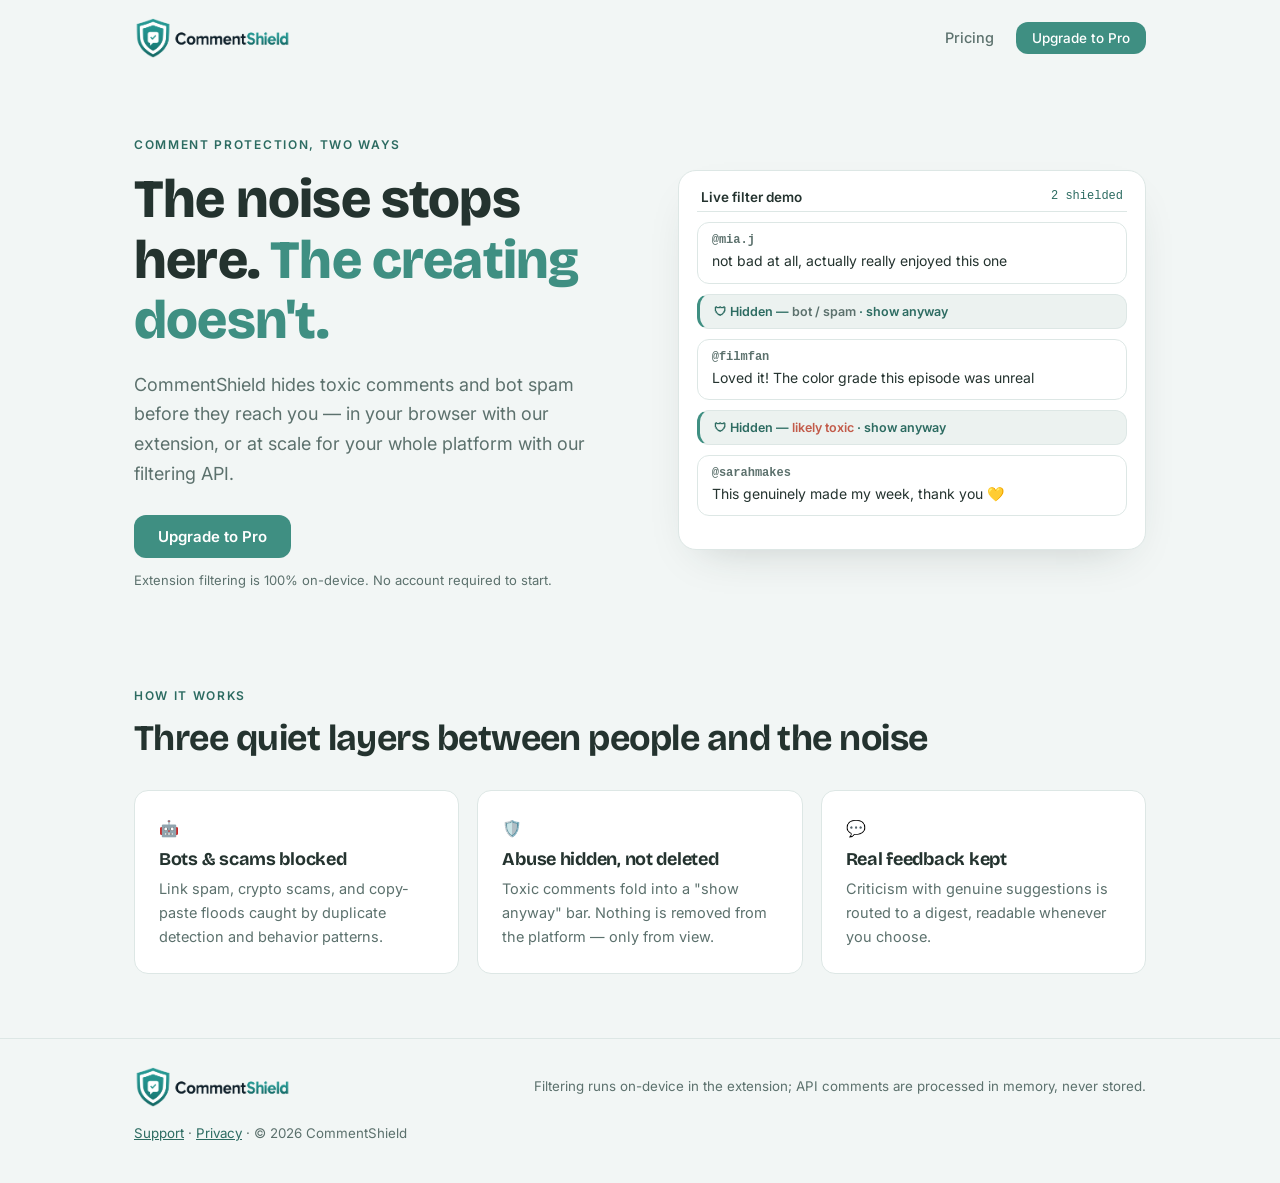
<file: index.html>
<!DOCTYPE html>
<html lang="en">
<head>
<meta charset="utf-8" />
<meta name="viewport" content="width=device-width, initial-scale=1" />
<title>CommentShield — Comment protection for creators &amp; platforms</title>
<meta name="description" content="Hide toxic comments and bot spam on-device, or filter at scale with the CommentShield API." />
<link rel="preconnect" href="https://fonts.googleapis.com" />
<link rel="preconnect" href="https://fonts.gstatic.com" crossorigin />
<link href="https://fonts.googleapis.com/css2?family=Bricolage+Grotesque:opsz,wght@12..96,400;12..96,600;12..96,800&family=Inter:wght@400;500;600&display=swap" rel="stylesheet" />
<link rel="icon" type="image/png" href="favicon.png" />
<script async src="https://js.stripe.com/v3/buy-button.js"></script>
<link rel="stylesheet" href="style.css" />
</head>
<body>

<nav>
  <div class="wrap">
    <a class="logo" onclick="go('home')"><img src="commentshield-logo.png" alt="CommentShield"></a>
    <div class="links" id="navLinks"></div>
  </div>
</nav>

<!-- ==================== MARKETING ==================== -->
<div class="view active" id="view-home">
  <header class="hero">
    <div class="wrap">
      <div>
        <span class="eyebrow">Comment protection, two ways</span>
        <h1>The noise stops here. <em>The creating doesn't.</em></h1>
        <p class="lede">CommentShield hides toxic comments and bot spam before they reach
        you — in your browser with our extension, or at scale for your whole platform
        with our filtering API.</p>
        <div class="ctas">
          <a class="btn" onclick="go('pricing')">Upgrade to Pro</a>
        </div>
        <p class="sub">Extension filtering is 100% on-device. No account required to start.</p>
      </div>
      <div class="feed">
        <div class="feed-head">
          <span class="t">Live filter demo</span>
          <span class="count"><span id="shieldCount">0</span> shielded</span>
        </div>
        <div id="feedBody" style="display:flex;flex-direction:column;gap:10px;"></div>
      </div>
    </div>
  </header>

  <section>
    <div class="wrap">
      <span class="eyebrow">How it works</span>
      <h2 class="sec">Three quiet layers between people and the noise</h2>
      <div class="cols3">
        <div class="tile"><div>&#129302;</div><h3>Bots &amp; scams blocked</h3>
          <p>Link spam, crypto scams, and copy-paste floods caught by duplicate detection and behavior patterns.</p></div>
        <div class="tile"><div>&#128737;&#65039;</div><h3>Abuse hidden, not deleted</h3>
          <p>Toxic comments fold into a "show anyway" bar. Nothing is removed from the platform — only from view.</p></div>
        <div class="tile"><div>&#128172;</div><h3>Real feedback kept</h3>
          <p>Criticism with genuine suggestions is routed to a digest, readable whenever you choose.</p></div>
      </div>
    </div>
  </section>
</div>

<!-- ==================== PRICING ==================== -->
<div class="view" id="view-pricing">
  <section>
    <div class="wrap">
      <span class="eyebrow">Pricing</span>
      <h2 class="sec">Protection is free. Scale is Studio.</h2>
      <div class="plans">
        <div class="plan hot">
          <h3>Pro</h3><div class="amt">$10<small>/mo</small></div><div class="for">For working creators</div>
          <ul><li>Everything in Free</li>
            <li><strong>Facebook &amp; LinkedIn filtering</strong></li>
            <li>Filter strength control</li><li>Feedback digest</li>
            <li>Reply Studio — drafts in your voice</li><li>Web dashboard</li></ul>
          <!-- Filled by initCheckout(): the Stripe Buy Button when the visitor
               arrived from the extension's upgrade button, otherwise this hint. -->
          <div class="buy" id="proBuy">
            <p class="buy-hint">To subscribe, click <strong>Upgrade to Pro</strong> in the CommentShield
            toolbar popup. That links checkout to your browser, so Pro unlocks on its own once you pay.</p>
          </div>
        </div>
        <div class="plan">
          <h3>Studio</h3><div class="amt">$20<small>/mo</small></div><div class="for">For teams, apps &amp; platforms</div>
          <ul><li>Everything in Pro</li><li>Hosted filtering API — 100k comments/mo</li>
            <li>API keys &amp; usage dashboard</li><li>Multiple channels &amp; seats</li><li>Priority support</li></ul>
          <div class="buy" id="studioBuy">
            <p class="buy-hint">To subscribe, click the upgrade button in the CommentShield toolbar
            popup. That links checkout to your browser, so Studio unlocks on its own once you pay.</p>
          </div>
        </div>
      </div>
      <p class="note">Prices shown are launch placeholders — validate against comparable tools before going live.</p>
    </div>
  </section>
</div>

<!-- ==================== API DOCS-LITE ==================== -->
<div class="view" id="view-api">
  <section>
    <div class="wrap">
      <span class="eyebrow">API</span>
      <h2 class="sec">Classify comments with one endpoint</h2>
      <div class="panel"><h3>POST /v1/classify</h3>
        <p>Send up to 100 comments per request.
        Each returns a verdict (<code>pass</code>, <code>quarantine</code>, <code>hide</code>,
        <code>block</code>), a toxicity score, a bot score, and human-readable reasons.
        Batch duplicate detection runs across each request.</p>
        <div class="code">POST https://api.commentshield.app/v1/classify
Authorization: Bearer cs_live_...

{ "comments": [
    { "id": "1", "author": "sarah_k", "text": "This made my week!" },
    { "id": "2", "author": "promo88231", "text": "DM me for crypto" } ],
  "sensitivity": "standard" }</div>
      </div>
      <div class="panel"><h3>Verdict guarantees</h3>
        <p>Deterministic heuristics answer in
        &lt;20ms; borderline cases can escalate to an LLM pass. Comments are processed in
        memory and never stored. Get a key on the Studio plan.</p>
      </div>
      <a class="btn" onclick="signupPlan('studio')">Get an API key</a>
    </div>
  </section>
</div>

<!-- ==================== SUPPORT ==================== -->
<div class="view" id="view-support">
  <header class="page-head">
    <div class="wrap narrow">
      <span class="eyebrow">Support</span>
      <h1>Get help with CommentShield</h1>
      <p class="lede">Answers to common questions below. If yours isn't here, reach out directly &mdash;
      a real person reads every message.</p>
    </div>
  </header>

  <section class="tight">
    <div class="wrap narrow">

      <div class="contact">
        <div>
          <h3>Still stuck?</h3>
          <p>Email us and we'll get back to you, usually within a couple of business days.</p>
        </div>
        <a class="btn" href="mailto:support@example.com">support@example.com</a>
      </div>

      <h2 class="sec sm">Frequently asked</h2>
      <div class="faq">
        <details open>
          <summary>How do I turn filtering on or off?</summary>
          <div class="a">Click the shield icon in your Chrome toolbar and use the <code>Enabled</code> toggle at the top of the popup. Changes apply immediately, on every supported site. You can also switch individual sites on or off under <code>Run on</code>.</div>
        </details>
        <details>
          <summary>What do "Relaxed," "Standard," and "Strict" mean?</summary>
          <div class="a"><strong>Relaxed</strong> hides only clear abuse and obvious spam. <strong>Standard</strong> is the default balance. <strong>Strict</strong> hides most negativity. Strength control is a Pro feature.</div>
        </details>
        <details>
          <summary>Is any of my data sent to a server?</summary>
          <div class="a">No comments, browsing activity, or page content. Filtering runs entirely in your browser. The only network request the extension makes is a Pro license check, which sends a random install ID (not tied to you) and gets back paid or unpaid. Checkout itself happens with Stripe on our website. See the <a href="#privacy">privacy policy</a> for full details.</div>
        </details>
        <details>
          <summary>How do I upgrade to Pro, or cancel?</summary>
          <div class="a">Open the popup and click <code>Upgrade to Pro</code>. It opens our pricing page linked to your browser; subscribe there through Stripe, and Pro unlocks in the extension on its own, usually within a minute or two. To cancel, use the link in your Stripe receipt email, or contact us and we'll help.</div>
        </details>
        <details>
          <summary>A genuine comment got hidden. What do I do?</summary>
          <div class="a">Click <code>Show anyway</code> on the collapsed comment to read it &mdash; nothing is deleted, only collapsed. If it happens often, try lowering the strength to Relaxed in the popup (Pro), or let us know what got flagged so we can improve detection.</div>
        </details>
        <details>
          <summary>Which sites does CommentShield work on?</summary>
          <div class="a">YouTube and X (Twitter) on every plan, including Free. Facebook and LinkedIn are included with Pro. Each site has its own on/off switch under <code>Run on</code> in the popup, and filtering runs on-device on all of them.</div>
        </details>
      </div>

    </div>
  </section>
</div>

<!-- ==================== PRIVACY POLICY ==================== -->
<div class="view" id="view-privacy">
  <header class="page-head">
    <div class="wrap narrow">
      <span class="eyebrow">Legal</span>
      <h1>Privacy Policy for CommentShield</h1>
    </div>
  </header>

  <div class="doc">
    <div class="wrap narrow">

      <p class="updated">Last updated: September 16, 2026</p>

      <p>CommentShield ("the extension," "we," "us") is a browser extension that hides toxic comments
      and bot spam on YouTube, X (Twitter), Facebook and LinkedIn. This policy explains what data the
      extension does and does not collect, and how it is used.</p>

      <h2>Summary</h2>
      <p>CommentShield does all comment filtering locally, on your own device. We do not operate a
      server that receives your browsing activity, your comments, or the content of any page you
      visit. We do not sell, rent, or share personal data with third parties for advertising
      purposes.</p>

      <h2>What data is stored, and where</h2>
      <p>The extension uses Chrome's local <code>storage</code> permission to save the following
      information <strong>only on your own device</strong>:</p>
      <ul>
        <li>Your preferences (on/off toggle, which sites to run on, filter sensitivity, quarantine
        display setting)</li>
        <li>Local usage counters (number of comments hidden, blocked, or quarantined), used only to
        show you your own stats in the popup</li>
        <li>Your subscription status (Free, Pro, or Studio), cached so the extension knows which features to
        unlock</li>
        <li>A random install ID, generated when the extension is installed. It is not derived from
        your name, email, account, or device, and is used only to match a Pro or Studio purchase to this copy
        of the extension (see below)</li>
      </ul>
      <p>None of this information leaves your device, is transmitted to us, or is accessible to any
      other website or extension &mdash; with one exception: the install ID, which is sent as
      described under "Payments and subscriptions" when you choose to upgrade or have upgraded.</p>

      <h2>What the extension can access, and why</h2>
      <ul>
        <li><strong>youtube.com</strong> &mdash; CommentShield's content script reads the comment threads
        under videos you visit, in your browser, in order to identify and hide toxic or spam
        comments. Available on all plans.</li>
        <li><strong>x.com and twitter.com</strong> &mdash; reads the replies and timeline posts on pages you
        visit, for the same purpose. Available on all plans.</li>
        <li><strong>facebook.com</strong> &mdash; reads the comments under posts you visit, for the same
        purpose. Used only on the Pro plan; on the Free plan the extension does not read or process
        anything on this site.</li>
        <li><strong>linkedin.com</strong> &mdash; reads the comments under posts you visit, for the same
        purpose. Used only on the Pro plan; on the Free plan the extension does not read or process
        anything on this site.</li>
      </ul>
      <p>Separately from the sites above, the extension contacts our license server only to ask
      whether this install has a paid plan, as described under "Payments and subscriptions."</p>
      <p>On every site above, the analysis happens locally in your browser. Comment text, page
      content, and the addresses of pages you visit are never sent off your device. The extension
      reads only the comment areas of these sites, and only while you are on them.</p>

      <h2>Payments and subscriptions (Pro and Studio plans)</h2>
      <p>If you choose to purchase the optional Pro or Studio plan, checkout is handled entirely by
      <a href="https://stripe.com" target="_blank" rel="noopener">Stripe</a> on our website. We never
      see or store your payment card details. Stripe collects the email address and payment details
      you provide at checkout under its own
      <a href="https://stripe.com/privacy" target="_blank" rel="noopener">privacy policy</a>.</p>
      <p>To unlock your plan automatically, the extension works with a small license server we operate:</p>
      <ul>
        <li>When you click the upgrade button, the extension opens our pricing page with its
        random install ID, which is passed to Stripe as a reference on your checkout.</li>
        <li>When the payment completes, Stripe notifies our license server, which records that install
        ID as paid, which plan (Pro or Studio) was purchased, and Stripe's subscription and customer identifiers so it can react to renewals
        and cancellations. It does not receive or store your card details.</li>
        <li>The extension periodically sends its install ID to the license server and receives back only
        a paid/unpaid answer and the plan name. No comments, browsing activity, or page content are ever included.</li>
      </ul>

      <h2>What we don't do</h2>
      <ul>
        <li>We don't collect or transmit your browsing history.</li>
        <li>We don't collect or transmit the comments or videos you view.</li>
        <li>We don't use analytics, tracking pixels, or advertising SDKs.</li>
        <li>We don't sell or share personal data with third parties.</li>
        <li>We don't require you to create an account to use the free version.</li>
      </ul>

      <h2>Children's privacy</h2>
      <p>CommentShield is not directed at children and does not knowingly collect personal
      information from children.</p>

      <h2>Changes to this policy</h2>
      <p>If this policy changes, the "last updated" date above will be revised, and material changes
      will be reflected in the extension's Chrome Web Store listing.</p>

      <h2>Contact</h2>
      <p>Questions about this policy can be sent to: <code>[your support email here]</code></p>

    </div>
  </div>
</div>

<!-- ==================== AUTH ==================== -->
<div class="view" id="view-signup">
  <div class="auth">
    <h2>Create your account</h2>
    <p class="hint">Dashboard, Reply Studio, and API keys live behind this door.</p>
    <div class="demo-note">Demo site: any email and password works. No data leaves this page.</div>
    <div class="field"><label>Email</label><input id="suEmail" type="email" placeholder="you@channel.com" /></div>
    <div class="field"><label>Password</label><input id="suPass" type="password" placeholder="••••••••" /></div>
    <button class="btn" onclick="doSignup()">Create account</button>
    <p class="swap">Already have one? <a onclick="go('login')" style="cursor:pointer;">Sign in</a></p>
  </div>
</div>

<div class="view" id="view-login">
  <div class="auth">
    <h2>Welcome back</h2>
    <p class="hint">Sign in to your CommentShield dashboard.</p>
    <div class="demo-note">Demo site: any email and password works.</div>
    <div class="field"><label>Email</label><input id="liEmail" type="email" placeholder="you@channel.com" /></div>
    <div class="field"><label>Password</label><input id="liPass" type="password" placeholder="••••••••" /></div>
    <button class="btn" onclick="doLogin()">Sign in</button>
    <p class="swap">New here? <a onclick="go('signup')" style="cursor:pointer;">Create an account</a></p>
  </div>
</div>

<!-- ==================== APP ==================== -->
<div class="view" id="view-app">
  <div class="app">
    <div class="side">
      <a data-tab="overview" class="on" onclick="tab('overview')">Overview</a>
      <a data-tab="digest" onclick="tab('digest')">Feedback digest</a>
      <a data-tab="voice" onclick="tab('voice')">Reply Studio</a>
      <a data-tab="keys" onclick="tab('keys')">API keys</a>
      <a data-tab="billing" onclick="tab('billing')">Billing</a>
    </div>
    <div class="main">

      <div class="apptab" id="tab-overview">
        <h2>Overview</h2>
        <p class="sub">Last 7 days across your connected channels.</p>
        <div class="stat-row">
          <div class="stat"><div class="n" id="stTotal">2,418</div><div class="l">comments processed</div></div>
          <div class="stat"><div class="n" id="stHide">183</div><div class="l">toxic hidden</div></div>
          <div class="stat"><div class="n" id="stBot">312</div><div class="l">bots &amp; spam blocked</div></div>
          <div class="stat"><div class="n" id="stQuar">47</div><div class="l">feedback quarantined</div></div>
        </div>
        <div class="panel">
          <h3>Comments shielded per day</h3>
          <div class="bars" id="bars"></div>
          <div style="height:24px"></div>
        </div>
      </div>

      <div class="apptab" id="tab-digest" style="display:none;">
        <h2>Feedback digest</h2>
        <p class="sub">Critical but constructive — read when you're ready. Nothing here was shown in your feed.</p>
        <div id="digestList"></div>
      </div>

      <div class="apptab" id="tab-voice" style="display:none;">
        <h2>Reply Studio</h2>
        <p class="sub">Teach CommentShield your voice. Drafts are always shown for approval — never auto-posted.</p>
        <div class="panel">
          <div class="field"><label>Creator name</label><input id="vName" placeholder="e.g. Maya from MayaMakes" /></div>
          <div class="field"><label>Sample replies (one per line, 5–15 real ones)</label>
            <textarea id="vSamples" rows="6" placeholder="Haha thank you!! that take took 14 tries &#128557;&#10;Great catch — fixing in the next one &#128588;"></textarea></div>
          <div class="field"><label>Tone notes</label>
            <input id="vTone" placeholder="Never promise dates. Keep it under 2 sentences." /></div>
          <button class="btn sm" onclick="toastMsg('Voice profile saved for this session')">Save voice profile</button>
        </div>
      </div>

      <div class="apptab" id="tab-keys" style="display:none;">
        <h2>API keys</h2>
        <p class="sub">Authenticate requests to <code>api.commentshield.app/v1/classify</code>. Studio plan.</p>
        <div class="panel">
          <h3>Live key <span class="pill" id="keyPill">Studio</span></h3>
          <div class="keybox">
            <code id="apiKey">cs_live_9f27c1e8d4b06a53</code>
            <button class="btn sm ghost" onclick="copyKey()">Copy</button>
            <button class="btn sm ghost" onclick="rotateKey()">Rotate</button>
          </div>
          <p style="font-size:13px;color:var(--muted);margin-top:12px;">Usage this month: <b>18,204 / 100,000</b> comments</p>
        </div>
      </div>

      <div class="apptab" id="tab-billing" style="display:none;">
        <h2>Billing</h2>
        <p class="sub">Manage your plan.</p>
        <div class="panel">
          <h3>Current plan: <span id="planName">Pro</span> <span class="pill">active</span></h3>
          <p style="font-size:14px;color:var(--muted);margin-bottom:14px;" id="planDesc">$10/month · renews on the 1st</p>
          <button class="btn sm" onclick="setPlan('studio')">Upgrade to Studio</button>
          <button class="btn sm ghost" onclick="setPlan('pro')">Switch to Pro</button>
        </div>
      </div>

    </div>
  </div>
</div>

<footer>
  <div class="wrap">
    <a class="logo" onclick="go('home')"><img src="commentshield-logo.png" alt="CommentShield"></a>
    <small>Filtering runs on-device in the extension; API comments are processed in memory, never stored.</small>
    <small><a href="#support">Support</a> &middot; <a href="#privacy">Privacy</a> &middot; &copy; 2026 CommentShield</small>
  </div>
</footer>

<div class="toast" id="toast"></div>

<script>
/* ---------------- state (in-memory demo; a real deployment wires this to a backend) ---------------- */
const state = { user: null, plan: "pro" };

/* ---------------- routing ---------------- */
const VIEWS = ["home", "pricing", "api", "support", "privacy", "signup", "login", "app"];
const TITLES = {
  home: "CommentShield \u2014 Comment protection for creators & platforms",
  pricing: "Pricing \u2014 CommentShield",
  api: "API \u2014 CommentShield",
  support: "Support \u2014 CommentShield",
  privacy: "Privacy Policy \u2014 CommentShield",
  signup: "Create your account \u2014 CommentShield",
  login: "Sign in \u2014 CommentShield",
  app: "Dashboard \u2014 CommentShield"
};
function currentView() {
  const v = (location.hash || "").replace(/^#\/?/, "");
  return VIEWS.includes(v) ? v : "home";
}
function render(v) {
  VIEWS.forEach((x) => document.getElementById("view-" + x).classList.toggle("active", x === v));
  document.title = TITLES[v] || TITLES.home;
  renderNav();
  window.scrollTo(0, 0);
}
function go(v) {
  if (!VIEWS.includes(v)) v = "home";
  if (currentView() !== v) location.hash = v;   /* fires hashchange -> render */
  render(v);                                    /* render() is idempotent */
}
window.addEventListener("hashchange", () => render(currentView()));
function renderNav() {
  const n = document.getElementById("navLinks");
  n.innerHTML = "";
  const mk = (label, fn, cls) => {
    const a = document.createElement("a");
    a.textContent = label; a.className = cls || "mkt"; a.onclick = fn;
    n.appendChild(a); return a;
  };
  mk("Pricing", () => go("pricing"));
  if (state.user) {
    mk("Dashboard", () => go("app"));
    const b = mk("Sign out", doLogout, "btn sm"); b.style.color = "#fff";
  } else {
    const b = mk("Upgrade to Pro", () => go("pricing"), "btn sm"); b.style.color = "#fff";
  }
}

/* ---------------- auth (demo) ---------------- */
let pendingPlan = null;
function signupPlan(p) { pendingPlan = p; go("signup"); }
function doSignup() {
  const email = document.getElementById("suEmail").value.trim();
  if (!email) return toastMsg("Enter an email to continue");
  state.user = { email };
  if (pendingPlan) state.plan = pendingPlan;
  syncPlan(); go("app"); toastMsg("Welcome to CommentShield");
}
function doLogin() {
  const email = document.getElementById("liEmail").value.trim();
  if (!email) return toastMsg("Enter an email to continue");
  state.user = { email };
  syncPlan(); go("app"); toastMsg("Signed in");
}
function doLogout() { state.user = null; go("home"); }

/* ---------------- app ---------------- */
function tab(t) {
  document.querySelectorAll(".apptab").forEach((el) => (el.style.display = "none"));
  document.getElementById("tab-" + t).style.display = "block";
  document.querySelectorAll(".side a").forEach((a) => a.classList.toggle("on", a.dataset.tab === t));
}
function setPlan(p) { state.plan = p; syncPlan(); toastMsg("Plan updated: " + p[0].toUpperCase() + p.slice(1)); }
function syncPlan() {
  const name = state.plan === "studio" ? "Studio" : "Pro";
  document.getElementById("planName").textContent = name;
  document.getElementById("planDesc").textContent =
    state.plan === "studio" ? "$20/month · includes 100k API comments" : "$10/month · renews on the 1st";
  document.getElementById("keyPill").textContent = name;
}
function copyKey() {
  navigator.clipboard.writeText(document.getElementById("apiKey").textContent);
  toastMsg("API key copied");
}
function rotateKey() {
  const hex = Array.from(crypto.getRandomValues(new Uint8Array(8)))
    .map((b) => b.toString(16).padStart(2, "0")).join("");
  document.getElementById("apiKey").textContent = "cs_live_" + hex;
  toastMsg("Key rotated — update your integrations");
}
function toastMsg(m) {
  const t = document.getElementById("toast");
  t.textContent = m; t.classList.add("show");
  clearTimeout(t._h); t._h = setTimeout(() => t.classList.remove("show"), 2200);
}

/* bars chart */
const week = [212, 388, 305, 451, 290, 366, 406];
const days = ["Mon","Tue","Wed","Thu","Fri","Sat","Sun"];
const bars = document.getElementById("bars");
const mx = Math.max(...week);
week.forEach((v, i) => {
  const b = document.createElement("div"); b.className = "bar";
  const fill = document.createElement("i"); fill.style.height = Math.round((v / mx) * 100) + "%";
  const d = document.createElement("span"); d.className = "d"; d.textContent = days[i];
  b.append(fill, d); bars.appendChild(b);
});

/* digest demo items */
const DIGEST = [
  ["@filmfan", "Loved the concept but the audio was low in the middle — maybe consider a limiter next time?"],
  ["@editcritic", "Pacing dragged around 6:00 imo. I think tighter cuts would help, the rest was great."],
  ["@longtimeviewer", "Personally wish the intros were shorter, but I get why you do them. Feedback meant kindly!"]
];
const dl = document.getElementById("digestList");
DIGEST.forEach(([who, txt]) => {
  const q = document.createElement("div"); q.className = "qitem";
  const w = document.createElement("div"); w.className = "who"; w.textContent = who;
  const t = document.createElement("div"); t.textContent = txt;
  const acts = document.createElement("div"); acts.className = "acts";
  ["Mark read", "Move to feed", "Dismiss"].forEach((l) => {
    const s = document.createElement("span"); s.textContent = l;
    s.onclick = () => { q.remove(); toastMsg(l === "Dismiss" ? "Dismissed" : "Done"); };
    acts.appendChild(s);
  });
  q.append(w, t, acts); dl.appendChild(q);
});

/* ---------------- mini filtering engine + hero feed ---------------- */
const TOXIC = { "kill yourself":1,"kys":1,"hate you":.8,"worthless":.8,"pathetic":.7,"disgusting":.7,
  "die":.7,"idiot":.6,"stupid":.55,"dumb":.5,"moron":.6,"loser":.6,"ugly":.6,"talentless":.7,"fraud":.6,
  "cringe":.45,"trash":.5,"garbage":.5,"awful":.45,"terrible":.4,"worst":.45,"sucks":.45,"hate":.5,
  "give up":.5,"nobody likes":.8,"no one cares":.7,"shut up":.6,"annoying":.45,"quit":.35,
  "just quit":.6,"should quit":.6 };
const SPAM = ["dm me","promo","giveaway","free followers","make money","investment","crypto","forex",
  "telegram","whatsapp","click the link","link in bio","sub4sub","follow for follow","cash app",
  "check out my","i made $"];
const CONSTR = ["but","however","maybe","suggest","could","i think","imo","feedback","improve",
  "next time","consider","personally","wish","audio","editing","pacing"];
function classify(text) {
  const norm = text.toLowerCase().replace(/(.)\1{2,}/g,"$1$1").replace(/\s+/g," ").trim();
  let bot = 0, tox = 0, severe = false;
  if (/https?:\/\/|www\.|bit\.ly/.test(text)) bot += .45;
  const spamHits = SPAM.filter(p => norm.includes(p)).length;
  if (spamHits) bot += Math.min(.7, .28 * spamHits);
  const negated = new Set(); let m; const NEG = /\b(not|no|never|isn't|don't|didn't)\s+(\w+)/g;
  while ((m = NEG.exec(norm)) !== null) negated.add(m[2]);
  for (const [p, w] of Object.entries(TOXIC)) {
    if (norm.includes(p)) { if (negated.has(p) && w < .6) continue; tox += w; if (w >= .8) severe = true; }
  }
  const markers = CONSTR.filter(c => norm.includes(c)).length;
  const constrShape = markers >= 2 && norm.split(" ").length >= 8 && !severe;
  if (constrShape && tox > 0) tox *= .5;
  if (/\b(you|your|ur|u)\b/.test(norm) && tox > 0 && !constrShape) tox *= 1.4;
  const letters = (text.match(/[a-zA-Z]/g) || []).length, caps = (text.match(/[A-Z]/g) || []).length;
  if (letters > 10 && caps / letters > .7) tox += .2;
  tox = Math.min(tox / 1.5, 1); bot = Math.min(bot, 1);
  let verdict = "pass";
  if (bot >= .6) verdict = "block";
  else if (tox >= .55) verdict = "hide";
  else if (constrShape && tox > 0) verdict = "quarantine";
  return { verdict, bot, tox };
}
const STREAM = [
  ["@sarahmakes","This genuinely made my week, thank you \u{1F49B}"],
  ["@anon49321","you're a talentless fraud just quit already"],
  ["@filmfan","Loved it! The color grade this episode was unreal"],
  ["@crypto_max_88","I made $4k this week!! DM me on telegram \u{1F680}"],
  ["@mia.j","not bad at all, actually really enjoyed this one"],
  ["@rageacct","WORST GARBAGE I HAVE EVER SEEN, DELETE YOUR CHANNEL"],
  ["@editfan","tutorial for that 4:12 transition please!!"],
  ["@promobot_x","Free followers \u2192 click the link in bio"],
  ["@quietfan","been here since 1k subs. proud of you"],
  ["@hater200","nobody likes you, give up"]
];
const feedBody = document.getElementById("feedBody"), countEl = document.getElementById("shieldCount");
let idx = 0, shieldedN = 0;
function pushComment() {
  const [who, txt] = STREAM[idx % STREAM.length]; idx++;
  const { verdict } = classify(txt);
  const el = document.createElement("div");
  if (verdict === "hide" || verdict === "block") {
    shieldedN++; countEl.textContent = shieldedN;
    el.className = "cmt shielded";
    el.innerHTML = verdict === "hide"
      ? '\u{1F6E1} Hidden \u2014 <span class="tag">likely toxic</span> &middot; show anyway'
      : '\u{1F6E1} Hidden \u2014 <span class="tag bot">bot / spam</span> &middot; show anyway';
  } else {
    el.className = "cmt";
    el.innerHTML = '<div class="who"></div><div class="txt"></div>';
    el.querySelector(".who").textContent = who;
    el.querySelector(".txt").textContent = txt;
  }
  feedBody.prepend(el);
  while (feedBody.children.length > 6) feedBody.lastElementChild.remove();
}
for (let i = 0; i < 5; i++) pushComment();
if (!matchMedia("(prefers-reduced-motion: reduce)").matches) setInterval(pushComment, 2200);

/* ---------------- Pro & Studio checkout (Stripe Buy Buttons) ----------------
   The extension opens this page as ?cs_install=<uuid>#pricing. That ID goes to
   Stripe as client-reference-id; the license server's webhook records it, and
   the extension unlocks the plan when the server reports it paid. Which plan
   was bought is read from Stripe's own product data, never from this page.
   Without an ID a payment couldn't be matched to anyone's browser, so the
   buttons are only shown when one is present. The publishable key is designed
   to be public. */
const CHECKOUT_BUTTONS = [
  { slot: "proBuy",    buyButtonId: "buy_btn_1UGQgnIUlC6g6KmvyguazjyX" },
  { slot: "studioBuy", buyButtonId: "buy_btn_1UGRQiIUlC6g6KmvnmzJUI9c" }
];
const STRIPE_PUBLISHABLE_KEY =
  "pk_live_51TwmdwIUlC6g6KmvwsFPBO3y9dOJhM4Obbdy5tyQD69RKOh6pcpaGNwPaoyLZpFEKZcBcsCc7tEyevi8BCbBDzpW00PZ5oDzBt";
const INSTALL_RE = /^[0-9a-f]{8}-[0-9a-f]{4}-[0-9a-f]{4}-[0-9a-f]{4}-[0-9a-f]{12}$/;

function initCheckout() {
  const params = new URLSearchParams(location.search);
  let id = (params.get("cs_install") || "").toLowerCase();

  if (params.has("cs_install")) {
    // Strip it from the address bar so it isn't copied into shared links.
    params.delete("cs_install");
    const qs = params.toString();
    history.replaceState(null, "", location.pathname + (qs ? "?" + qs : "") + location.hash);
  }

  try {
    if (INSTALL_RE.test(id)) sessionStorage.setItem("csInstall", id);
    else id = sessionStorage.getItem("csInstall") || "";
  } catch (e) { /* storage blocked: only this page view gets the button */ }

  if (!INSTALL_RE.test(id)) return; // leave the "use the toolbar popup" hints

  for (const { slot, buyButtonId } of CHECKOUT_BUTTONS) {
    const btn = document.createElement("stripe-buy-button");
    btn.setAttribute("buy-button-id", buyButtonId);
    btn.setAttribute("publishable-key", STRIPE_PUBLISHABLE_KEY);
    btn.setAttribute("client-reference-id", id);
    document.getElementById(slot).replaceChildren(btn);
  }

  if (!document.querySelector('script[src="https://js.stripe.com/v3/buy-button.js"]')) {
    const s = document.createElement("script");
    s.async = true;
    s.src = "https://js.stripe.com/v3/buy-button.js";
    document.head.appendChild(s);
  }
}
initCheckout();

render(currentView());
</script>
</body>
</html>
</file>
<file: style.css>
/* ============================================================
   CommentShield — site stylesheet
   Shared by index_6.html, support.html, and
   commentshield-privacy-policy.html
   ============================================================ */

/* ---------------- design tokens ---------------- */
:root {
  /* surfaces */
  --mist:#F2F6F5;
  --card:#FFF;
  --sea-tint:#E6EFED;
  --sea-pale:#ECF2F0;

  /* text */
  --ink:#24332F;
  --muted:#5C716D;

  /* brand */
  --sea:#3F8F82;
  --sea-deep:#2C6B61;
  --coral:#C25B4A;
  --line:#DDE7E5;

  /* dark band + code */
  --band-tile:#2E403B;
  --band-line:#3C4F4A;
  --band-text:#A9BCB8;
  --band-accent:#8FC4BB;
  --code-bg:#1D2B27;
  --code-ink:#CFE3DF;

  /* type */
  --display:"Bricolage Grotesque", Inter, system-ui, sans-serif;
  --body:Inter, system-ui, -apple-system, sans-serif;
  --mono:ui-monospace,"SF Mono",Menlo,monospace;

  /* shape */
  --r-sm:10px;
  --r:14px;
  --r-lg:18px;
  --shadow:0 18px 44px -24px rgba(36,51,47,.25);
}

/* ---------------- base ---------------- */
* { box-sizing:border-box; margin:0; }

body {
  font:16px/1.65 var(--body);
  color:var(--ink);
  background:var(--mist);
  -webkit-font-smoothing:antialiased;
}

h1, h2, h3 { font-family:var(--display); line-height:1.12; letter-spacing:-.015em; }
a { color:var(--sea-deep); }

:focus-visible { outline:2px solid var(--sea); outline-offset:2px; border-radius:4px; }

/* ---------------- layout ---------------- */
.wrap { max-width:1060px; margin:0 auto; padding:0 24px; }
.wrap.narrow { max-width:760px; }

section { padding:64px 0; }
section.tight { padding-top:8px; }

.view { display:none; }
.view.active { display:block; }

/* ---------------- buttons + bits ---------------- */
.btn {
  display:inline-block; padding:12px 24px; border-radius:12px; border:0;
  background:var(--sea); color:#fff; font:600 15px var(--body);
  text-decoration:none; cursor:pointer; transition:background .15s;
}
.btn:hover { background:var(--sea-deep); }
.btn.ghost { background:transparent; color:var(--sea-deep); border:1.5px solid var(--sea); }
.btn.ghost:hover { background:var(--sea-tint); }
.btn.sm { padding:8px 16px; font-size:13.5px; }

.eyebrow {
  font:600 12px/1 var(--body); letter-spacing:.14em;
  text-transform:uppercase; color:var(--sea-deep);
}

.pill {
  display:inline-block; font:600 11px var(--body); padding:3px 10px;
  border-radius:999px; background:var(--sea-tint); color:var(--sea-deep);
}

/* ---------------- nav ---------------- */
nav { padding:18px 0; }
nav .wrap { display:flex; align-items:center; justify-content:space-between; }

.logo {
  font:800 19px var(--display); text-decoration:none; color:var(--ink);
  cursor:pointer; display:inline-flex; align-items:center; gap:8px;
}
.logo img { height:40px; width:auto; display:block; }
.logo span { color:var(--sea); }

nav .links { display:flex; gap:22px; align-items:center; font-size:14.5px; }
nav .links a { text-decoration:none; color:var(--muted); font-weight:500; cursor:pointer; }
nav .links a:hover { color:var(--ink); }

/* ---------------- hero (home) ---------------- */
.hero { padding:54px 0 26px; }
.hero .wrap { display:grid; grid-template-columns:1.05fr 1fr; gap:52px; align-items:center; }
.hero h1 { font-size:clamp(36px,5vw,54px); font-weight:800; margin:14px 0 18px; }
.hero h1 em { font-style:normal; color:var(--sea); }
.hero p.lede { font-size:18px; color:var(--muted); max-width:46ch; margin-bottom:26px; }
.hero .ctas { display:flex; gap:14px; flex-wrap:wrap; }
.hero .sub { font-size:13px; color:var(--muted); margin-top:12px; }

/* ---------------- page head (interior pages) ---------------- */
.page-head { padding:44px 0 30px; }
.page-head h1 { font-size:clamp(30px,4.2vw,42px); font-weight:800; margin:12px 0 14px; }
.page-head .lede { font-size:17px; color:var(--muted); max-width:52ch; }

/* ---------------- live filter demo feed ---------------- */
.feed {
  background:var(--card); border:1px solid var(--line); border-radius:var(--r-lg);
  padding:18px; box-shadow:var(--shadow); min-height:380px;
  display:flex; flex-direction:column; gap:10px; overflow:hidden;
}
.feed-head { display:flex; justify-content:space-between; padding:0 4px 6px; border-bottom:1px solid var(--line); }
.feed-head .t { font:600 13.5px var(--body); }
.feed-head .count { font:500 12px var(--mono); color:var(--sea-deep); }

.cmt {
  border:1px solid var(--line); border-radius:12px; padding:10px 14px;
  background:#fff; animation:rise .45s ease both;
}
.cmt .who { font:600 12px var(--mono); color:var(--muted); margin-bottom:2px; }
.cmt .txt { font-size:14px; }
.cmt.shielded {
  background:var(--sea-pale); border-left:3px solid var(--sea); color:var(--sea-deep);
  font:600 12.5px var(--body); padding:9px 14px;
}
.cmt.shielded .tag { color:var(--coral); }
.cmt.shielded .tag.bot { color:var(--muted); }

@keyframes rise { from { opacity:0; transform:translateY(10px); } to { opacity:1; transform:none; } }
@media (prefers-reduced-motion:reduce) { .cmt { animation:none; } }

/* ---------------- sections + tiles ---------------- */
h2.sec { font-size:clamp(26px,3.4vw,36px); margin:12px 0 30px; }
h2.sec.sm { font-size:clamp(22px,2.6vw,27px); margin-bottom:20px; }

.band-dark { background:var(--ink); color:var(--mist); }
.band-dark .eyebrow { color:var(--band-accent); }
.band-dark h2 { color:var(--mist); }
.band-dark p.band-lede { color:var(--band-text); max-width:56ch; }
.band-dark p.band-lede b { color:var(--mist); }

.cols3 { display:grid; grid-template-columns:repeat(3,1fr); gap:18px; }
.tile { background:var(--card); border:1px solid var(--line); border-radius:var(--r); padding:24px; }
.tile h3 { font-size:18px; margin:8px 0; }
.tile p { font-size:14.5px; color:var(--muted); }
.band-dark .tile { background:var(--band-tile); border-color:var(--band-line); }
.band-dark .tile p { color:var(--band-text); }

.code {
  background:var(--code-bg); color:var(--code-ink); border-radius:var(--r);
  padding:18px 20px; overflow-x:auto; font:13px/1.7 var(--mono); margin-top:18px;
}
.code .k { color:var(--band-accent); }
.code .s { color:#E8C48A; }

/* ---------------- pricing ---------------- */
.plans { display:grid; grid-template-columns:repeat(3,1fr); gap:18px; }
.plan {
  background:var(--card); border:1px solid var(--line); border-radius:var(--r-lg);
  padding:26px; display:flex; flex-direction:column;
}
.plan.hot { border:2px solid var(--sea); position:relative; }
.plan.hot::before {
  content:"Most popular"; position:absolute; top:-11px; left:22px; background:var(--sea);
  color:#fff; font:600 11px var(--body); letter-spacing:.06em; padding:3px 10px; border-radius:999px;
}
.plan h3 { font-size:19px; }
.plan .buy { min-height:46px; }
.plan .buy-hint { font-size:13px; line-height:1.5; color:var(--muted); margin:0;
  padding:10px 12px; border:1px dashed var(--line); border-radius:10px; }
.plan .amt { font:800 32px var(--display); margin:6px 0 0; }
.plan .amt small { font:500 13.5px var(--body); color:var(--muted); }
.plan .for { font-size:13px; color:var(--muted); margin-bottom:14px; }
.plan ul { list-style:none; padding:0; margin:0 0 22px; flex:1; }
.plan li { padding:6px 0 6px 24px; position:relative; font-size:14px; }
.plan li::before { content:"\2713"; position:absolute; left:0; color:var(--sea); font-weight:700; }

.note { font-size:13px; color:var(--muted); margin-top:18px; }

/* ---------------- auth ---------------- */
.auth {
  max-width:400px; margin:60px auto; background:var(--card);
  border:1px solid var(--line); border-radius:var(--r-lg); padding:32px;
}
.auth h2 { font-size:24px; margin-bottom:6px; }
.auth .hint { font-size:13.5px; color:var(--muted); margin-bottom:20px; }
.auth .btn { width:100%; text-align:center; margin-top:6px; }
.auth .swap { font-size:13.5px; color:var(--muted); text-align:center; margin-top:16px; }
.auth .swap a { cursor:pointer; }

.field { margin-bottom:14px; }
.field label { display:block; font:600 13px var(--body); margin-bottom:5px; }
.field input, .field textarea, .field select {
  width:100%; padding:10px 12px; border:1px solid var(--line);
  border-radius:var(--r-sm); font:inherit; color:var(--ink); background:#fff;
}
.field input:focus, .field textarea:focus { outline:2px solid var(--sea); }

.demo-note {
  font-size:12.5px; color:var(--sea-deep); background:var(--sea-tint);
  border-radius:8px; padding:8px 12px; margin-bottom:16px;
}

/* ---------------- app shell ---------------- */
/* 76px = nav height (40px logo + 18px padding top/bottom) */
.app { display:grid; grid-template-columns:220px 1fr; min-height:calc(100vh - 76px); }

.side { border-right:1px solid var(--line); padding:22px 14px; background:var(--sea-pale); }
.side a {
  display:block; padding:9px 12px; border-radius:var(--r-sm); text-decoration:none;
  color:var(--muted); font:500 14px var(--body); cursor:pointer; margin-bottom:2px;
}
.side a.on { background:var(--card); color:var(--ink); font-weight:600; box-shadow:0 1px 3px rgba(36,51,47,.08); }
.side a:hover { color:var(--ink); }

.main { padding:30px 34px; }
.main h2 { font-size:24px; margin-bottom:4px; }
.main .sub { color:var(--muted); font-size:14px; margin-bottom:24px; }

.stat-row { display:grid; grid-template-columns:repeat(4,1fr); gap:14px; margin-bottom:26px; }
.stat { background:var(--card); border:1px solid var(--line); border-radius:var(--r); padding:16px 18px; }
.stat .n { font:800 28px var(--display); color:var(--sea-deep); }
.stat .l { font-size:12.5px; color:var(--muted); }

.panel { background:var(--card); border:1px solid var(--line); border-radius:var(--r); padding:22px; margin-bottom:18px; }
.panel h3 { font-size:16px; margin-bottom:12px; }
.panel p { font-size:14.5px; color:var(--muted); }

/* bars stretch to full track height; .bar i is the percentage fill */
.bars { display:flex; align-items:stretch; gap:10px; height:130px; }
.bar { flex:1; background:#D7E5E2; border-radius:6px 6px 0 0; position:relative; }
.bar i { position:absolute; bottom:0; left:0; right:0; background:var(--sea); border-radius:6px 6px 0 0; }
.bar .d { position:absolute; bottom:-20px; width:100%; text-align:center; font:500 11px var(--mono); color:var(--muted); }

.qitem { border:1px solid var(--line); border-radius:12px; padding:12px 14px; margin-bottom:10px; font-size:14px; }
.qitem .who { font:600 12px var(--mono); color:var(--muted); }
.qitem .acts { display:flex; gap:14px; margin-top:8px; font:600 12.5px var(--body); color:var(--sea-deep); }
.qitem .acts span { cursor:pointer; }

.keybox { display:flex; gap:10px; align-items:center; }
.keybox code {
  background:var(--sea-pale); border:1px solid var(--line); border-radius:8px;
  padding:8px 12px; font:13px var(--mono); flex:1;
}

.toast {
  position:fixed; bottom:22px; left:50%; transform:translateX(-50%);
  background:var(--ink); color:var(--mist); padding:10px 18px; border-radius:var(--r-sm);
  font:500 13.5px var(--body); opacity:0; transition:opacity .25s; pointer-events:none;
}
.toast.show { opacity:1; }

/* ---------------- support page ---------------- */
.contact {
  background:var(--card); border:1px solid var(--line); border-radius:var(--r-lg);
  padding:22px 24px; display:flex; justify-content:space-between; align-items:center;
  flex-wrap:wrap; gap:16px; margin-bottom:44px;
}
.contact h3 { font-size:17px; margin-bottom:4px; }
.contact p { color:var(--muted); font-size:14px; }

.faq { display:flex; flex-direction:column; gap:10px; }
.faq details {
  background:var(--card); border:1px solid var(--line);
  border-radius:12px; padding:0 18px;
}
.faq details[open] { border-color:#C8DBD7; }
.faq summary {
  list-style:none; cursor:pointer; padding:16px 0;
  font:600 15.5px var(--body);
  display:flex; align-items:center; justify-content:space-between; gap:16px;
}
.faq summary::-webkit-details-marker { display:none; }
.faq summary::after {
  content:"+"; font:400 20px var(--mono); color:var(--sea); flex:none; line-height:1;
}
.faq details[open] summary::after { content:"\2013"; }
.faq .a {
  padding:14px 0 18px; color:var(--muted); font-size:14.5px;
  border-top:1px solid var(--line);
}
.faq .a code, .doc code {
  background:var(--sea-pale); border:1px solid var(--line); border-radius:5px;
  padding:2px 6px; font:0.88em var(--mono);
}

/* ---------------- prose / legal doc ---------------- */
.doc { padding:8px 0 56px; }
.doc h1 { font-size:clamp(28px,4vw,38px); font-weight:800; margin-bottom:6px; }
.doc .updated { color:var(--muted); font-size:14px; margin-bottom:36px; }
.doc h2 {
  font-size:19px; margin:36px 0 12px; padding-bottom:8px;
  border-bottom:1px solid var(--line);
}
.doc p { margin-bottom:14px; color:var(--ink); }
.doc ul { padding-left:22px; margin-bottom:16px; }
.doc li { margin-bottom:8px; }
.doc a { color:var(--sea-deep); }

/* ---------------- footer ---------------- */
footer { border-top:1px solid var(--line); padding:28px 0 38px; }
footer .wrap { display:flex; justify-content:space-between; align-items:center; gap:16px; flex-wrap:wrap; }
footer small { color:var(--muted); }

/* ---------------- responsive ---------------- */
@media (max-width:860px) {
  .hero .wrap { grid-template-columns:1fr; gap:30px; }
  .cols3, .plans, .stat-row { grid-template-columns:1fr; }
  .app { grid-template-columns:1fr; }
  .side { display:flex; overflow-x:auto; border-right:0; border-bottom:1px solid var(--line); }
  nav .links a.mkt { display:none; }
}

@media (max-width:640px) {
  section { padding:44px 0; }
  .contact { flex-direction:column; align-items:flex-start; }
  nav .links { gap:16px; }
  footer .wrap { flex-direction:column; align-items:flex-start; }
}
</file>
